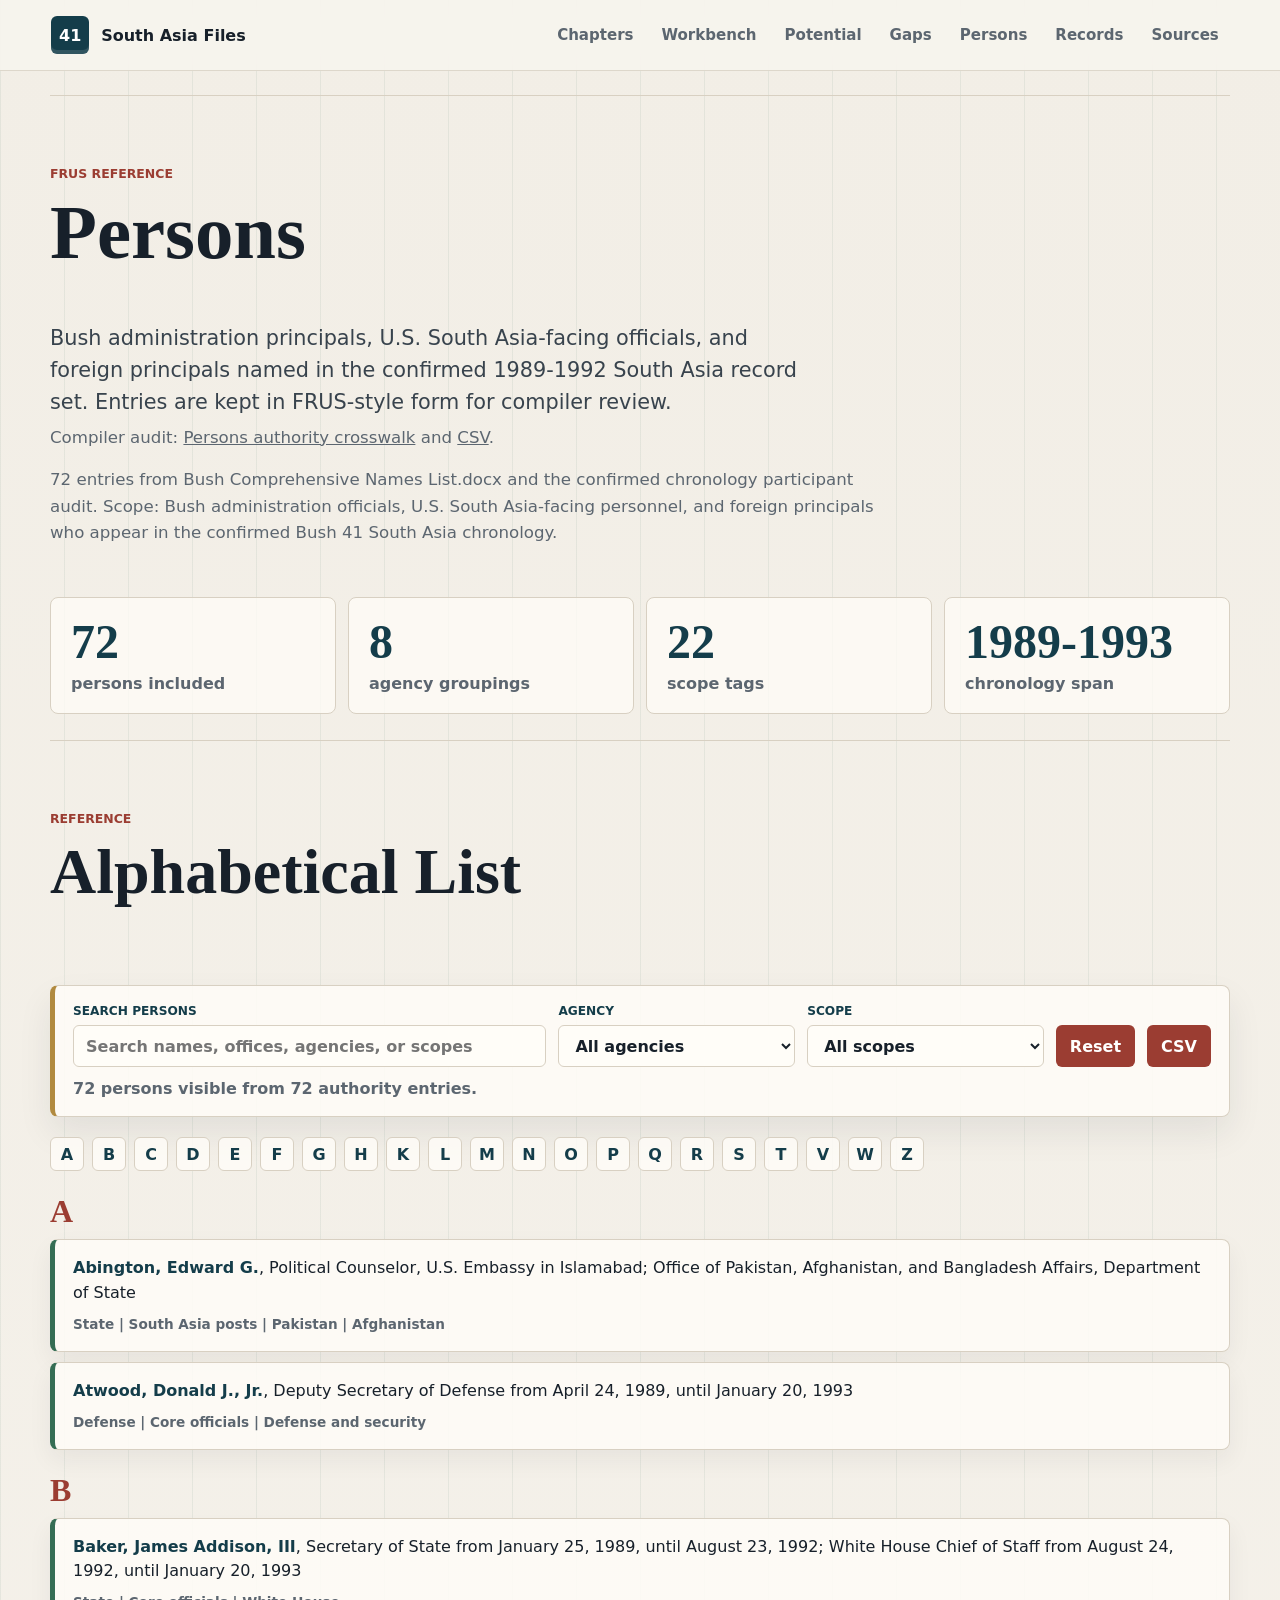
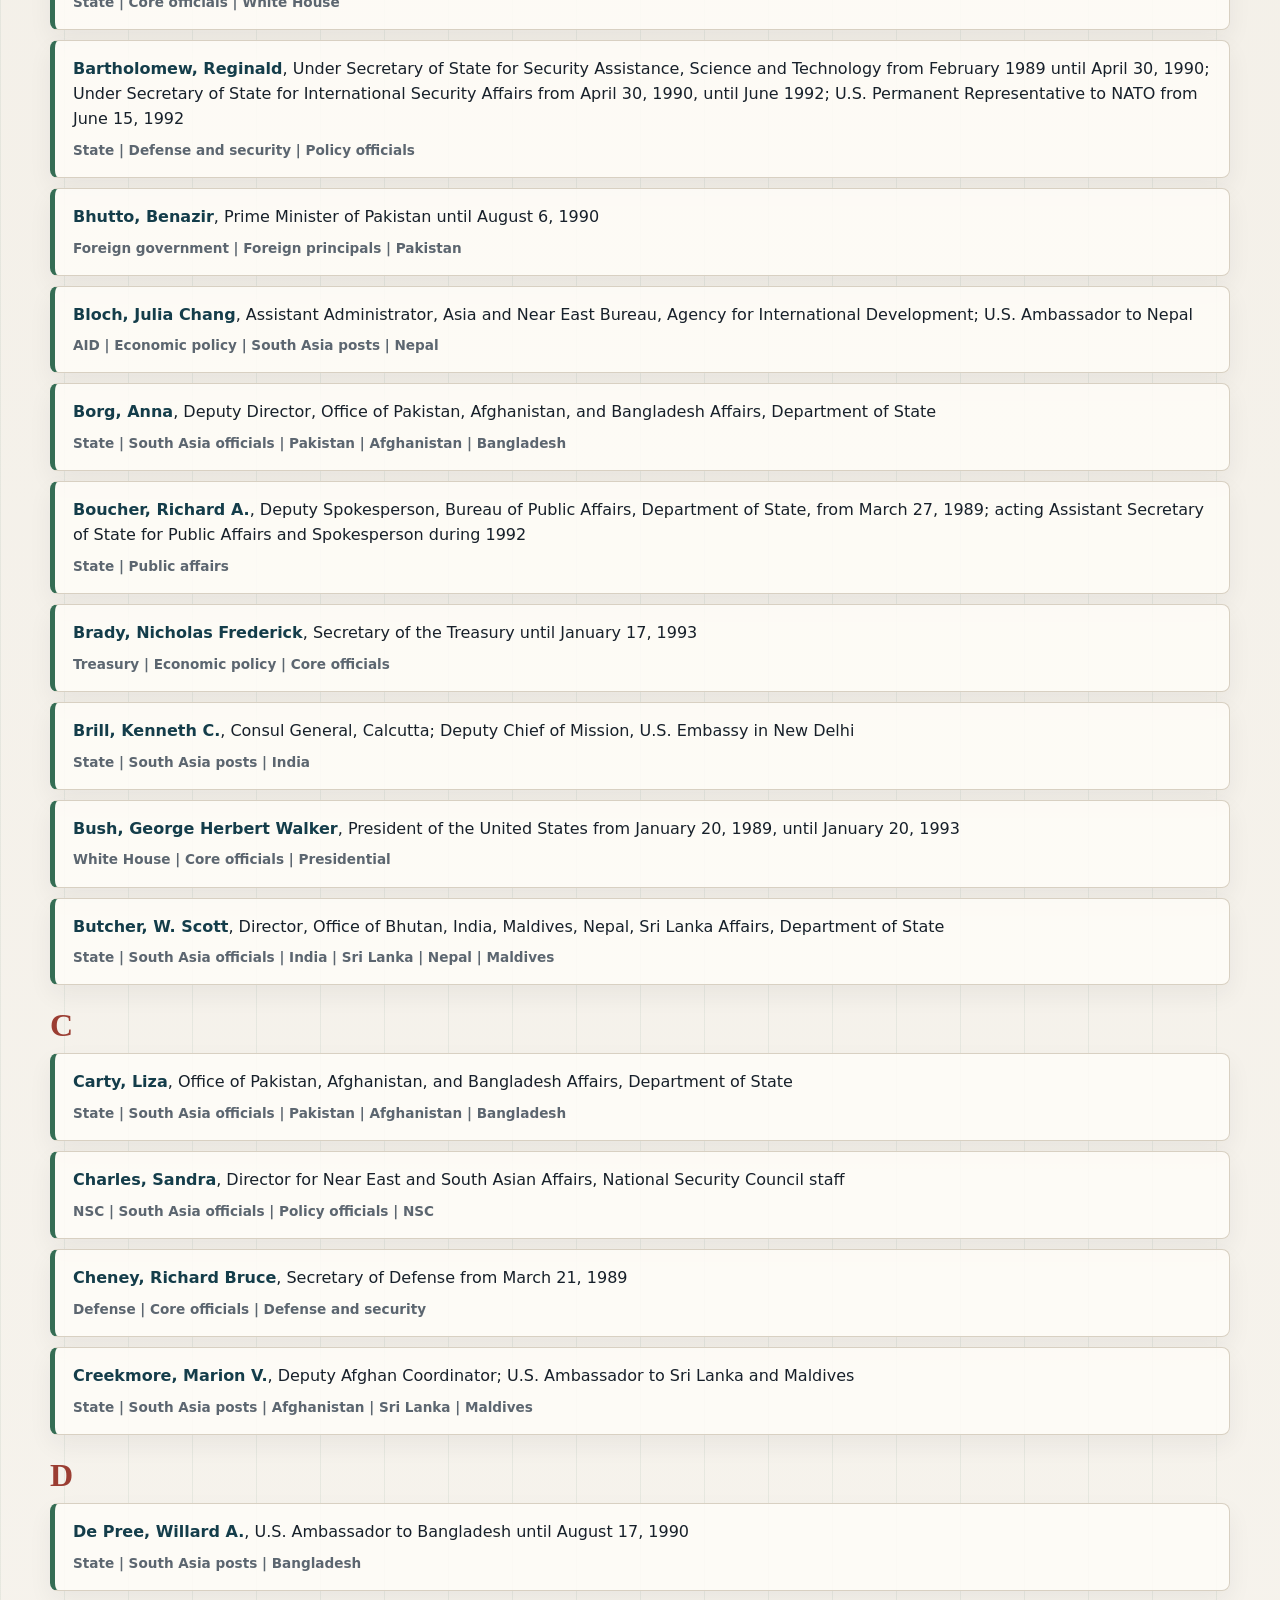
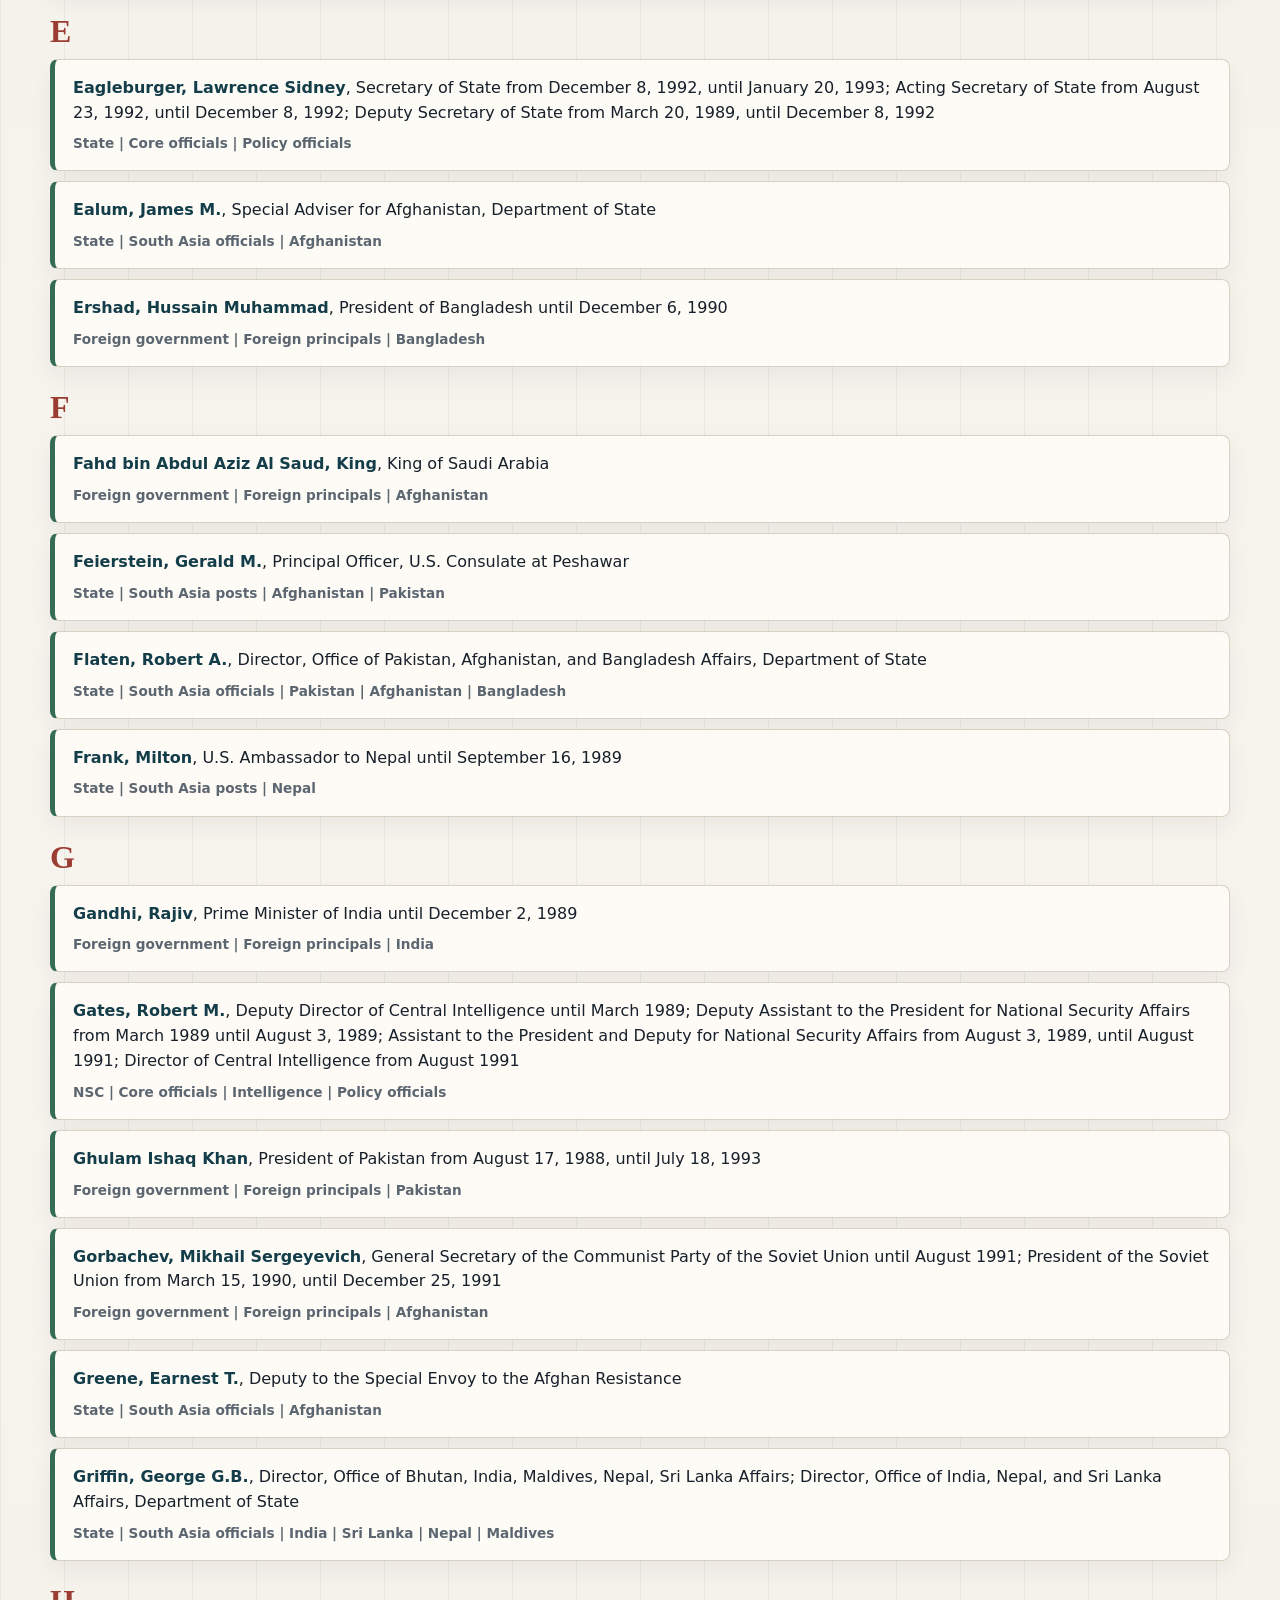
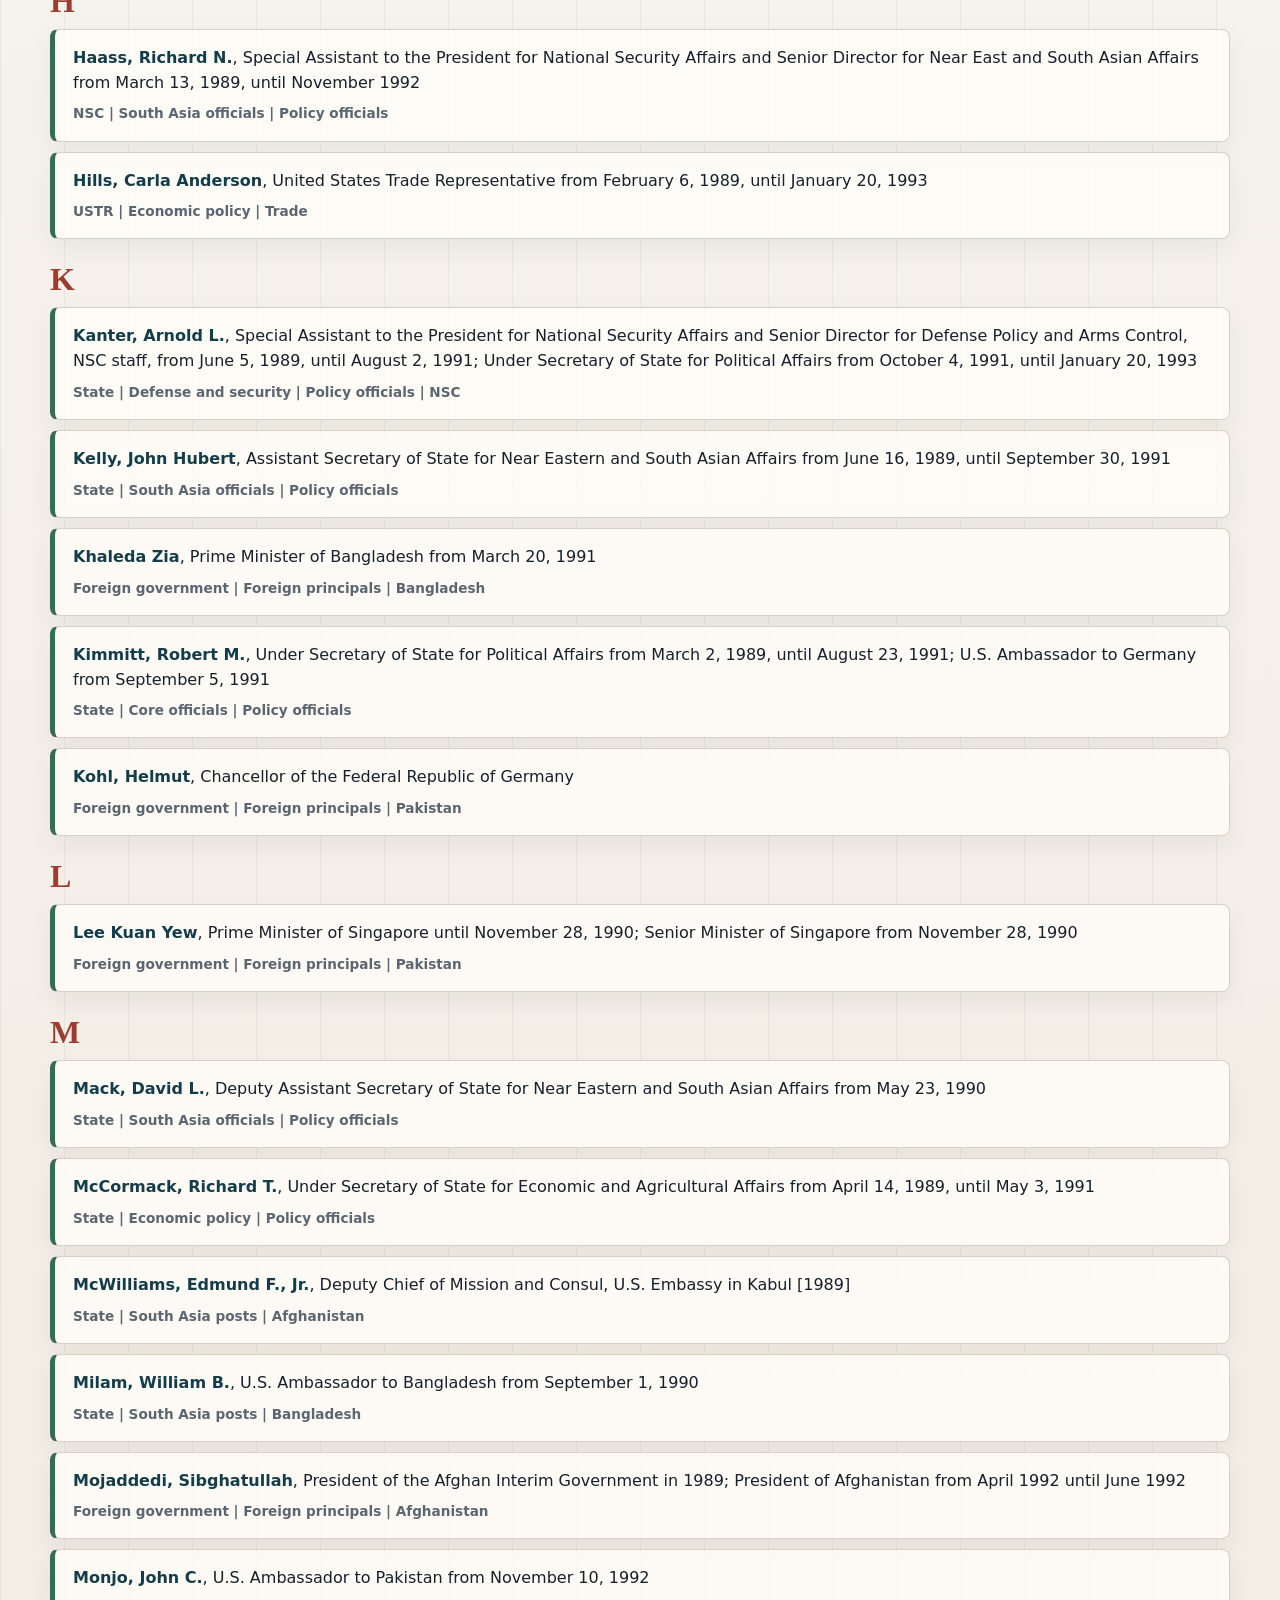
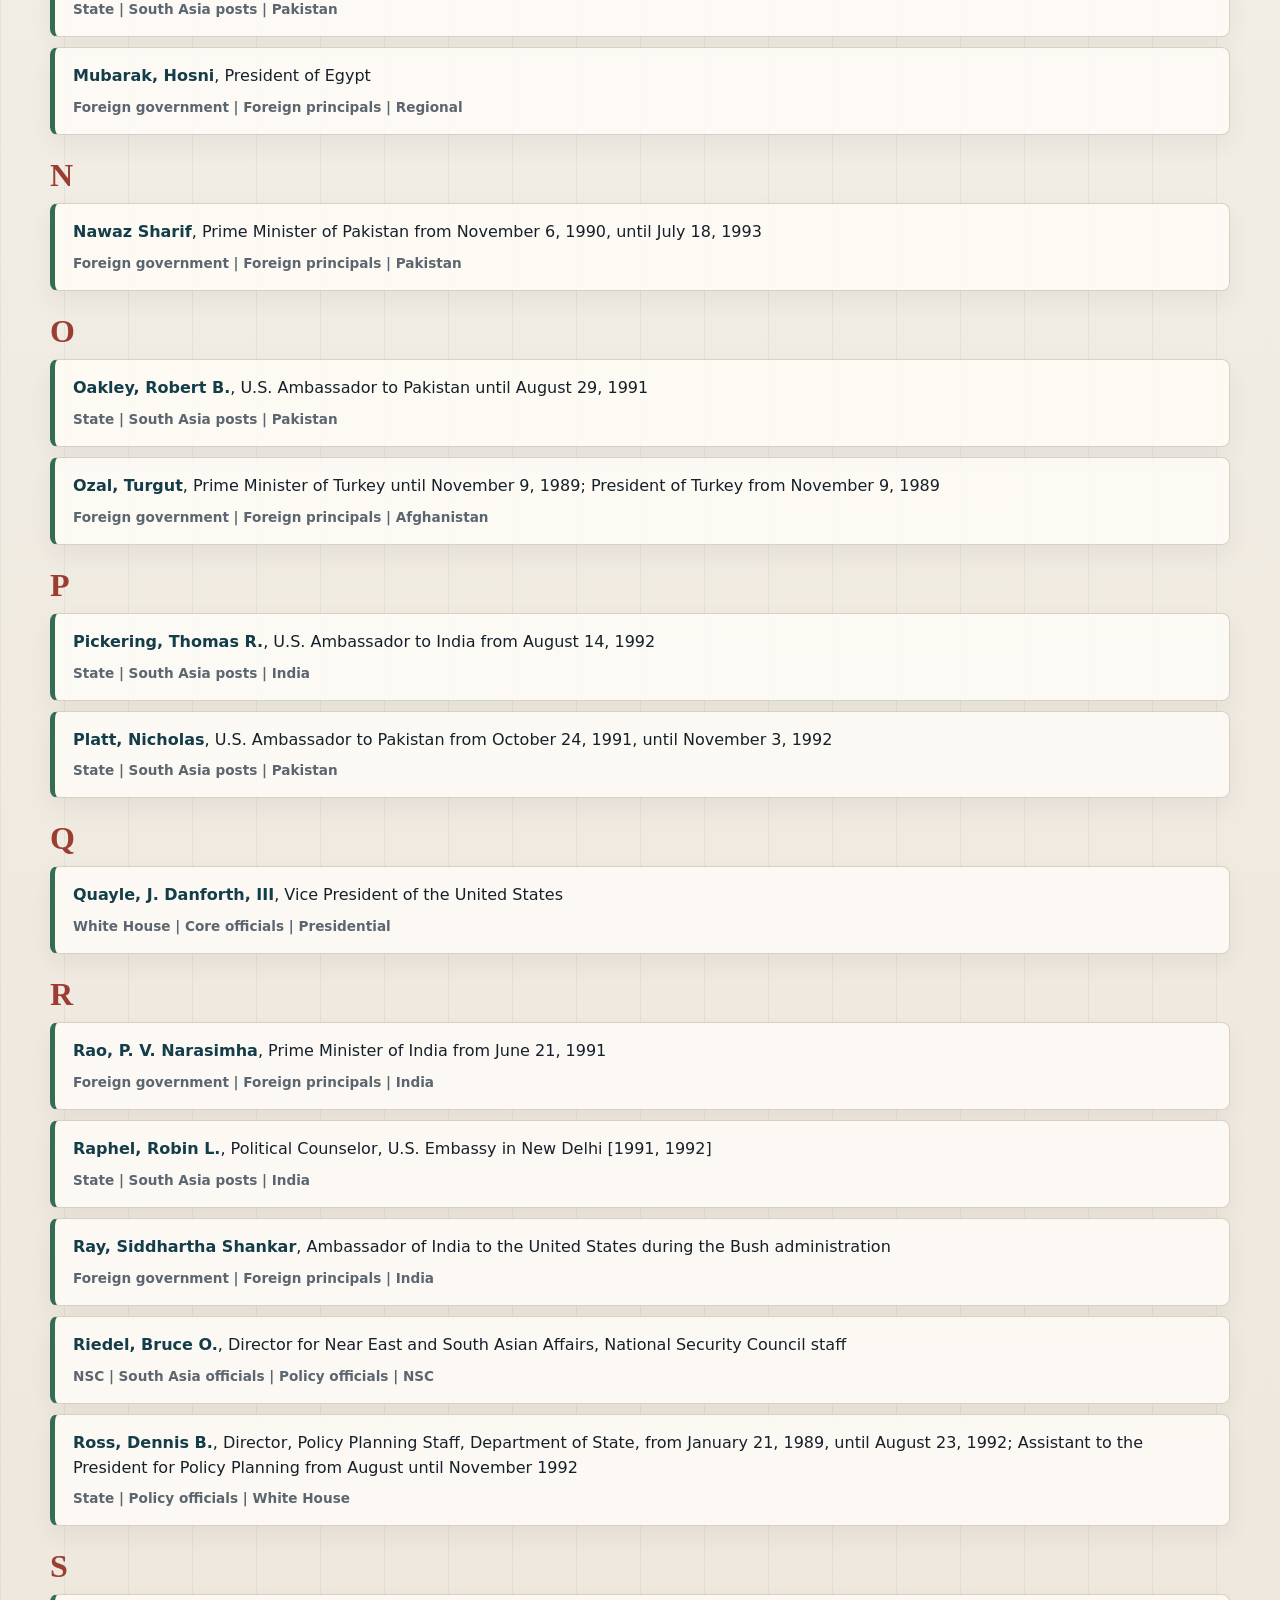
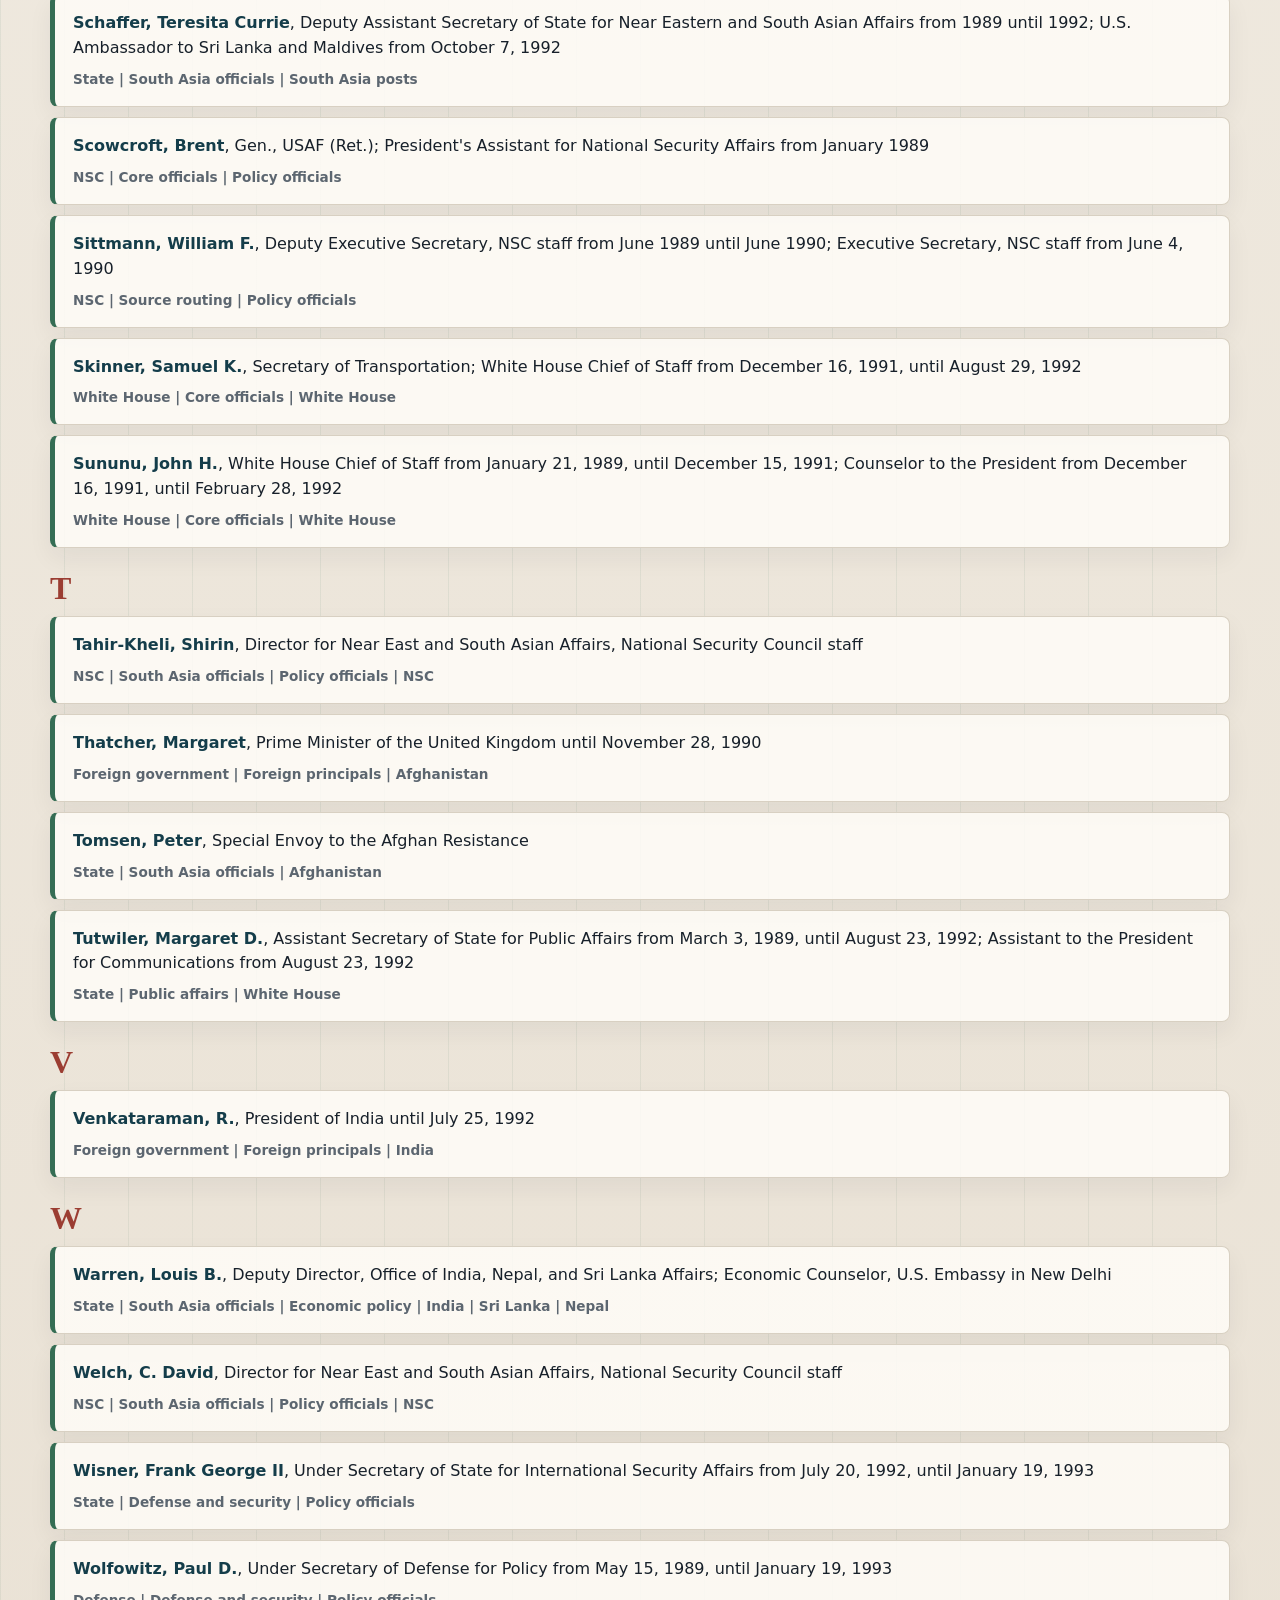
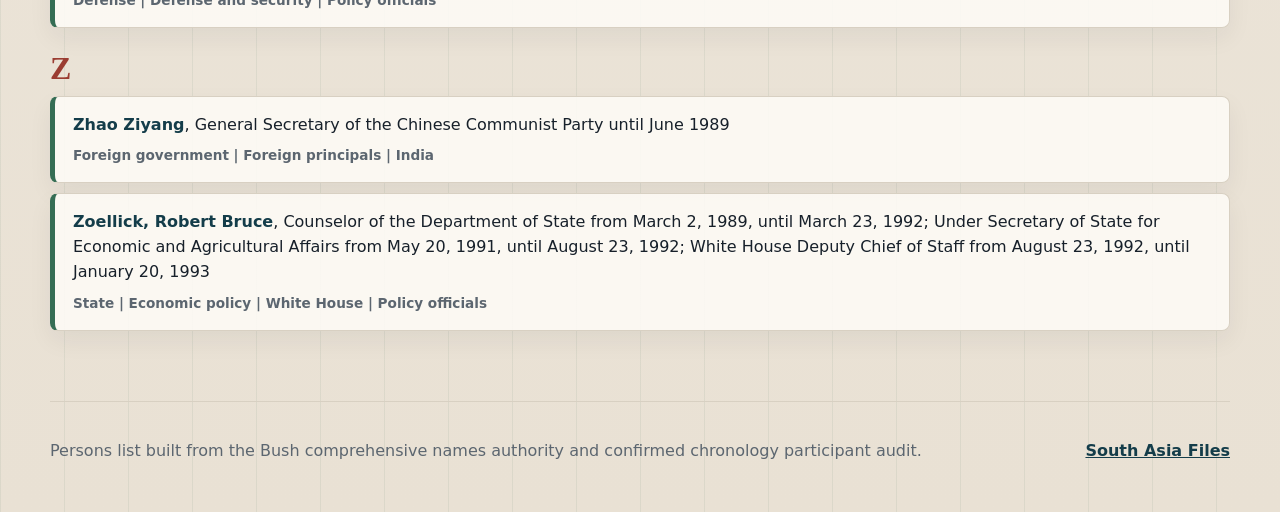
<file: persons.html>
<!DOCTYPE html>
<html lang="en">
  <head>
    <meta charset="UTF-8" />
    <meta name="viewport" content="width=device-width, initial-scale=1.0" />
    <title>Persons | Bush 41 South Asia Files</title>
    <meta
      name="description"
      content="FRUS-style persons authority list for the Bush 41 South Asia files."
    />
    <link rel="stylesheet" href="styles.css" />
  </head>
  <body>
    <header class="site-header">
      <a class="brand" href="index.html#top" aria-label="Bush 41 South Asia files home">
        <span class="brand-mark">41</span>
        <span>South Asia Files</span>
      </a>
      <nav aria-label="Primary navigation">
        <a href="index.html#chapters">Chapters</a>
        <a href="index.html#workbench">Workbench</a>
        <a href="index.html#potential">Potential</a>
        <a href="index.html#gaps">Gaps</a>
        <a aria-current="page" href="persons.html">Persons</a>
        <a href="index.html#records">Records</a>
        <a href="index.html#sources">Sources</a>
      </nav>
    </header>

    <main id="top" class="persons-page">
      <section class="section persons-hero" aria-labelledby="persons-title">
        <div class="section-heading">
          <div>
            <p class="kicker">FRUS Reference</p>
            <h1 id="persons-title">Persons</h1>
          </div>
        </div>
        <p class="lede persons-lede">
          Bush administration principals, U.S. South Asia-facing officials, and
          foreign principals named in the confirmed 1989-1992 South Asia record
          set. Entries are kept in FRUS-style form for compiler review.
        </p>
        <p class="records-intro">
          Compiler audit:
          <a href="reports/compiler-persons-authority.md?v=persons-20260601">Persons authority crosswalk</a>
          and
          <a href="reports/compiler-persons-authority.csv?v=persons-20260601">CSV</a>.
        </p>
        <p id="persons-build-note" class="records-intro">
          Loading persons authority data...
        </p>
      </section>

      <section id="persons-stats" class="stats persons-stats" aria-label="Persons list summary">
        <div>
          <span>Loading</span>
          <p>persons included</p>
        </div>
      </section>

      <section class="section persons-index" aria-labelledby="persons-index-title">
        <div class="section-heading">
          <div>
            <p class="kicker">Reference</p>
            <h2 id="persons-index-title">Alphabetical List</h2>
          </div>
        </div>
        <div class="records-tools persons-tools" aria-label="Search and filter persons">
          <label class="search-field">
            <span>Search persons</span>
            <input id="person-search" type="search" placeholder="Search names, offices, agencies, or scopes" />
          </label>
          <label>
            <span>Agency</span>
            <select id="person-agency-filter"></select>
          </label>
          <label>
            <span>Scope</span>
            <select id="person-category-filter"></select>
          </label>
          <button id="clear-person-filters" type="button">Reset</button>
          <button id="export-persons" type="button">CSV</button>
          <p id="person-summary" class="records-summary">Loading persons...</p>
        </div>
        <div id="persons-alpha" class="persons-alpha" aria-label="Persons alphabet navigation"></div>
        <div id="persons-root" class="persons-root" aria-live="polite">
          <p class="loading">Loading persons list...</p>
        </div>
      </section>
    </main>

    <footer>
      <p>Persons list built from the Bush comprehensive names authority and confirmed chronology participant audit.</p>
      <a href="index.html#top">South Asia Files</a>
    </footer>

    <script src="data/persons.js"></script>
    <script src="persons.js"></script>
  </body>
</html>
</file>
<file: styles.css>
:root {
  color-scheme: light;
  --ink: #17202a;
  --muted: #5c6670;
  --paper: #f7f4ee;
  --panel: #fffdf8;
  --line: #d8d0c2;
  --navy: #143d4a;
  --red: #9b3d32;
  --gold: #b18a3f;
  --green: #356d54;
  --shadow: 0 24px 70px rgba(28, 37, 47, 0.12);
  font-family:
    Inter, ui-sans-serif, system-ui, -apple-system, BlinkMacSystemFont, "Segoe UI",
    sans-serif;
}

* {
  box-sizing: border-box;
}

html {
  scroll-behavior: smooth;
}

body {
  margin: 0;
  min-height: 100vh;
  color: var(--ink);
  background:
    linear-gradient(90deg, rgba(53, 109, 84, 0.08) 0 1px, transparent 1px 100%),
    linear-gradient(180deg, #f2eee6 0%, var(--paper) 42%, #e9e1d4 100%);
  background-size: 64px 64px, auto;
  text-rendering: optimizeLegibility;
}

a {
  color: inherit;
}

.site-header {
  position: sticky;
  top: 0;
  z-index: 10;
  display: flex;
  align-items: center;
  justify-content: space-between;
  gap: 24px;
  padding: 16px clamp(18px, 4vw, 56px);
  background: rgba(247, 244, 238, 0.9);
  border-bottom: 1px solid rgba(216, 208, 194, 0.8);
  backdrop-filter: blur(16px);
}

.brand {
  display: inline-flex;
  align-items: center;
  gap: 12px;
  text-decoration: none;
  font-weight: 800;
}

.brand-mark {
  display: grid;
  width: 38px;
  height: 38px;
  place-items: center;
  color: white;
  background: var(--navy);
  border-radius: 6px;
  box-shadow: inset 0 -4px 0 rgba(255, 255, 255, 0.12);
}

nav {
  display: flex;
  flex-wrap: wrap;
  gap: 8px;
  justify-content: flex-end;
}

nav a {
  padding: 8px 10px;
  color: var(--muted);
  font-size: 0.94rem;
  font-weight: 700;
  text-decoration: none;
  border-radius: 6px;
}

nav a:hover,
nav a:focus-visible {
  color: var(--ink);
  background: rgba(24, 59, 91, 0.08);
  outline: none;
}

main {
  width: min(1180px, calc(100% - 36px));
  margin: 0 auto;
}

.hero {
  display: grid;
  grid-template-columns: minmax(0, 1.32fr) minmax(280px, 0.68fr);
  gap: clamp(24px, 5vw, 72px);
  align-items: stretch;
  min-height: min(650px, calc(100vh - 130px));
  padding: clamp(32px, 5vw, 58px) 0 20px;
}

.stats {
  display: grid;
  grid-template-columns: repeat(4, minmax(0, 1fr));
  gap: 12px;
  padding: 0 0 42px;
}

.stats div {
  padding: 20px;
  background: rgba(255, 253, 248, 0.76);
  border: 1px solid var(--line);
  border-radius: 8px;
}

.stats span {
  display: block;
  color: var(--navy);
  font-family: Georgia, "Times New Roman", serif;
  font-size: clamp(1.9rem, 4vw, 3rem);
  font-weight: 800;
  line-height: 1;
}

.stats p {
  margin: 8px 0 0;
  color: var(--muted);
  font-weight: 800;
}

.hero-copy {
  align-self: center;
}

.kicker {
  margin: 0 0 14px;
  color: var(--red);
  font-size: 0.78rem;
  font-weight: 900;
  letter-spacing: 0;
  text-transform: uppercase;
}

h1,
h2,
h3,
p {
  margin-top: 0;
}

h1 {
  max-width: 850px;
  margin-bottom: 22px;
  font-family: Georgia, "Times New Roman", serif;
  font-size: clamp(2.8rem, 6vw, 5.15rem);
  line-height: 1;
  letter-spacing: 0;
}

.lede {
  max-width: 760px;
  color: #38434d;
  font-size: clamp(1.08rem, 1.8vw, 1.3rem);
  line-height: 1.55;
}

.hero-actions {
  display: flex;
  flex-wrap: wrap;
  gap: 12px;
  margin-top: 26px;
}

.button {
  display: inline-flex;
  align-items: center;
  min-height: 46px;
  padding: 0 18px;
  font-weight: 800;
  text-decoration: none;
  border: 1px solid var(--navy);
  border-radius: 6px;
  transition:
    background 160ms ease,
    box-shadow 160ms ease,
    transform 160ms ease;
}

.button:hover,
.button:focus-visible {
  box-shadow: 0 14px 28px rgba(20, 61, 74, 0.16);
  outline: none;
  transform: translateY(-1px);
}

.button.primary {
  color: white;
  background: var(--navy);
}

.button.secondary {
  color: var(--navy);
  background: rgba(255, 253, 248, 0.64);
}

.brief {
  align-self: center;
  padding: 28px;
  background: var(--panel);
  border: 1px solid var(--line);
  border-top: 5px solid var(--gold);
  border-radius: 8px;
  box-shadow: var(--shadow);
}

.visual-brief {
  display: grid;
  gap: 22px;
}

.archive-map {
  display: block;
  width: 100%;
  height: auto;
  border: 1px solid var(--line);
  border-radius: 8px;
  background: #efe7d8;
}

.brief-label,
.record-type {
  margin-bottom: 18px;
  color: var(--navy);
  font-size: 0.82rem;
  font-weight: 900;
  letter-spacing: 0;
  text-transform: uppercase;
}

dl,
dd {
  margin: 0;
}

.brief dl {
  display: grid;
  grid-template-columns: repeat(2, minmax(0, 1fr));
  gap: 16px;
}

dt {
  color: var(--muted);
  font-size: 0.78rem;
  font-weight: 800;
  letter-spacing: 0;
  text-transform: uppercase;
}

dd {
  margin-top: 4px;
  font-family: Georgia, "Times New Roman", serif;
  font-size: 1.14rem;
}

.section {
  padding: 70px 0;
  border-top: 1px solid var(--line);
}

.records-section {
  padding-top: clamp(32px, 5vw, 58px);
  border-top: 0;
}

.section-heading {
  display: flex;
  align-items: end;
  justify-content: space-between;
  gap: 24px;
  margin-bottom: 28px;
}

.section-link {
  flex: none;
  min-height: 40px;
  padding: 10px 13px;
  color: var(--navy);
  font-size: 0.84rem;
  font-weight: 900;
  text-decoration: none;
  background: rgba(255, 253, 248, 0.74);
  border: 1px solid var(--line);
  border-radius: 6px;
}

.section-link:hover,
.section-link:focus-visible {
  color: white;
  background: var(--navy);
  outline: none;
}

h2 {
  max-width: 720px;
  font-family: Georgia, "Times New Roman", serif;
  font-size: clamp(2.2rem, 5vw, 4rem);
  line-height: 1;
}

.feature-grid,
.chapter-grid {
  display: grid;
  grid-template-columns: repeat(4, minmax(0, 1fr));
  gap: 14px;
}

article,
.chapter-card {
  background: var(--panel);
  border: 1px solid var(--line);
  border-radius: 8px;
  box-shadow: 0 12px 28px rgba(28, 37, 47, 0.08);
}

article,
.chapter-card {
  min-height: 260px;
  padding: 22px;
}

.workbench-grid {
  display: grid;
  grid-template-columns: minmax(0, 1fr) minmax(300px, 0.78fr);
  gap: 14px;
}

.workbench-panel {
  min-height: auto;
  padding: 22px;
  background: rgba(255, 253, 248, 0.86);
  border: 1px solid var(--line);
  border-radius: 8px;
  box-shadow: 0 14px 32px rgba(28, 37, 47, 0.08);
}

.workbench-panel-wide {
  grid-column: 1 / -1;
}

.metric-list {
  display: grid;
  grid-template-columns: repeat(4, minmax(0, 1fr));
  gap: 12px;
  margin: 0 0 18px;
}

.metric-list div {
  padding: 16px;
  background: rgba(20, 61, 74, 0.06);
  border: 1px solid rgba(20, 61, 74, 0.1);
  border-radius: 8px;
}

.metric-list dd {
  color: var(--navy);
  font-size: clamp(1.15rem, 2.2vw, 1.7rem);
  line-height: 1.15;
}

.workbench-panel p {
  margin: 0;
  color: var(--muted);
  line-height: 1.6;
}

.panel-title-row {
  display: flex;
  gap: 12px;
  align-items: center;
  justify-content: space-between;
  margin-bottom: 12px;
}

.panel-title-row h3 {
  margin: 0;
}

.panel-title-row a {
  color: var(--red);
  font-size: 0.82rem;
  font-weight: 900;
  text-decoration: none;
}

.panel-link-group {
  display: flex;
  flex-wrap: wrap;
  gap: 10px;
  justify-content: flex-end;
}

.chapter-docket,
.priority-list,
.decision-cockpit-list,
.lane-list,
.export-list {
  display: grid;
  gap: 10px;
}

.priority-list,
.decision-cockpit-list {
  margin: 0;
  padding: 0;
  list-style: none;
}

.priority-list li {
  display: grid;
  gap: 6px;
  padding: 12px;
  color: var(--muted);
  line-height: 1.45;
  background: rgba(20, 61, 74, 0.045);
  border: 1px solid rgba(20, 61, 74, 0.1);
  border-radius: 8px;
}

.priority-type {
  width: fit-content;
  padding: 2px 7px;
  color: var(--red);
  font-size: 0.68rem;
  font-weight: 900;
  letter-spacing: 0;
  text-transform: uppercase;
  background: rgba(129, 28, 42, 0.08);
  border-radius: 999px;
}

.priority-list button {
  padding: 0;
  color: var(--navy);
  font: inherit;
  font-weight: 800;
  text-align: left;
  text-decoration: underline;
  text-decoration-color: rgba(20, 61, 74, 0.28);
  text-decoration-thickness: 2px;
  text-underline-offset: 4px;
  background: none;
  border: 0;
  cursor: pointer;
}

.priority-detail {
  color: var(--muted);
  font-size: 0.88rem;
}

.decision-cockpit-list {
  grid-template-columns: repeat(2, minmax(0, 1fr));
}

.decision-cockpit-item {
  display: grid;
  gap: 8px;
  min-height: 176px;
  padding: 14px;
  background: rgba(20, 61, 74, 0.045);
  border: 1px solid rgba(20, 61, 74, 0.11);
  border-left: 4px solid var(--navy);
  border-radius: 8px;
}

.decision-cockpit-item.priority-critical {
  border-left-color: var(--red);
}

.decision-cockpit-item.priority-high {
  border-left-color: #7d5f16;
}

.decision-cockpit-meta {
  color: var(--red);
  font-size: 0.68rem;
  font-weight: 900;
  letter-spacing: 0;
  text-transform: uppercase;
}

.decision-cockpit-item button {
  padding: 0;
  color: var(--navy);
  font: inherit;
  font-weight: 900;
  text-align: left;
  background: transparent;
  border: 0;
  cursor: pointer;
}

.decision-cockpit-item p,
.decision-cockpit-action {
  color: var(--muted);
  font-size: 0.88rem;
  line-height: 1.45;
}

.decision-cockpit-action {
  display: block;
}

.priority-list button:hover,
.priority-list button:focus-visible,
.decision-cockpit-item button:hover,
.decision-cockpit-item button:focus-visible {
  color: var(--red);
  outline: none;
}

.first-day-actions {
  display: grid;
  gap: 14px;
}

.first-day-metrics {
  display: grid;
  grid-template-columns: repeat(3, minmax(0, 1fr));
  gap: 10px;
}

.first-day-metrics .compiler-card {
  min-height: auto;
  padding: 14px;
}

.first-day-phases {
  display: flex;
  flex-wrap: wrap;
  gap: 8px;
}

.first-day-phases .data-chip.is-active {
  color: white;
  background: var(--navy);
}

.first-day-phases .data-chip.is-active .chip-count {
  color: white;
}

.first-day-action-list {
  display: grid;
  grid-template-columns: repeat(2, minmax(0, 1fr));
  gap: 10px;
  margin: 0;
  padding: 0;
  list-style: none;
}

.first-day-action {
  display: grid;
  gap: 7px;
  min-height: auto;
  padding: 14px;
  background: rgba(20, 61, 74, 0.045);
  border: 1px solid rgba(20, 61, 74, 0.11);
  border-left: 4px solid var(--navy);
  border-radius: 8px;
}

.first-day-action.priority-critical {
  border-left-color: var(--red);
}

.first-day-action.priority-high {
  border-left-color: #7d5f16;
}

.first-day-action-meta {
  color: var(--red);
  font-size: 0.68rem;
  font-weight: 900;
  text-transform: uppercase;
}

.first-day-action-title {
  color: var(--navy);
  font-family: Georgia, "Times New Roman", serif;
  font-size: 1rem;
  font-weight: 900;
  line-height: 1.3;
  text-decoration: none;
}

.first-day-action-title:hover,
.first-day-action-title:focus-visible {
  color: var(--red);
  outline: none;
}

.first-day-action p {
  margin: 0;
  color: var(--muted);
  font-size: 0.88rem;
  line-height: 1.45;
}

.first-day-action-done {
  color: var(--ink);
  font-size: 0.82rem;
  line-height: 1.4;
}

.source-note-finalization {
  display: grid;
  gap: 14px;
}

.source-note-metrics {
  display: grid;
  grid-template-columns: repeat(4, minmax(0, 1fr));
  gap: 10px;
}

.source-note-metrics .compiler-card {
  min-height: auto;
  padding: 14px;
}

.source-note-lanes {
  display: flex;
  flex-wrap: wrap;
  gap: 8px;
}

.source-note-lanes .data-chip.is-active {
  color: white;
  background: var(--navy);
}

.source-note-lanes .data-chip.is-active .chip-count {
  color: white;
}

.source-note-list {
  display: grid;
  grid-template-columns: repeat(2, minmax(0, 1fr));
  gap: 10px;
  margin: 0;
  padding: 0;
  list-style: none;
}

.source-note-item {
  display: grid;
  gap: 8px;
  min-height: auto;
  padding: 14px;
  background: rgba(255, 253, 248, 0.86);
  border: 1px solid rgba(20, 61, 74, 0.12);
  border-left: 4px solid var(--green);
  border-radius: 8px;
}

.source-note-meta {
  color: var(--red);
  font-size: 0.68rem;
  font-weight: 900;
  text-transform: uppercase;
}

.source-note-title {
  color: var(--navy);
  font-family: Georgia, "Times New Roman", serif;
  font-size: 1rem;
  font-weight: 900;
  line-height: 1.3;
  text-decoration: none;
}

.source-note-title:hover,
.source-note-title:focus-visible {
  color: var(--red);
  outline: none;
}

.source-note-task,
.source-note-marker,
.source-note-target {
  margin: 0;
  font-size: 0.86rem;
  line-height: 1.45;
}

.source-note-task {
  color: var(--muted);
}

.source-note-target {
  padding: 10px 12px;
  color: var(--ink);
  background: rgba(20, 61, 74, 0.055);
  border: 1px solid rgba(20, 61, 74, 0.11);
  border-radius: 6px;
}

.source-note-target span {
  display: block;
  margin-bottom: 5px;
  color: var(--navy);
  font-size: 0.68rem;
  font-weight: 900;
  text-transform: uppercase;
}

.source-note-marker {
  color: var(--ink);
  font-weight: 800;
}

.source-note-actions {
  display: flex;
  flex-wrap: wrap;
  gap: 8px;
}

.source-note-copy {
  min-height: 34px;
  padding: 0 10px;
  color: var(--navy);
  font: inherit;
  font-size: 0.78rem;
  font-weight: 900;
  background: #fffdf8;
  border: 1px solid var(--line);
  border-radius: 6px;
  cursor: pointer;
}

.source-note-copy:hover,
.source-note-copy:focus-visible {
  color: white;
  background: var(--navy);
  outline: none;
}

.source-note-copy:disabled {
  cursor: not-allowed;
  opacity: 0.55;
}

.source-note-copy[data-copied="true"] {
  color: white;
  background: var(--green);
}

.source-note-copy[data-copied="false"] {
  color: white;
  background: var(--red);
}

.export-list {
  grid-template-columns: repeat(auto-fit, minmax(130px, 1fr));
}

.export-list a {
  display: flex;
  min-height: 44px;
  align-items: center;
  justify-content: center;
  padding: 0 12px;
  color: var(--navy);
  font-weight: 900;
  text-align: center;
  text-decoration: none;
  background: rgba(20, 61, 74, 0.06);
  border: 1px solid rgba(20, 61, 74, 0.12);
  border-radius: 8px;
}

.export-list a:hover,
.export-list a:focus-visible {
  color: white;
  background: var(--navy);
  outline: none;
}

.docket-button {
  display: grid;
  grid-template-columns: minmax(0, 1fr) auto;
  gap: 10px;
  align-items: center;
  width: 100%;
  padding: 13px;
  color: var(--ink);
  font: inherit;
  text-align: left;
  background: rgba(255, 253, 248, 0.72);
  border: 1px solid var(--line);
  border-radius: 8px;
  cursor: pointer;
}

.docket-button strong,
.docket-button span {
  position: relative;
  z-index: 1;
}

.docket-button strong {
  color: var(--navy);
}

.docket-button span {
  color: var(--muted);
  font-size: 0.82rem;
  font-weight: 900;
}

.docket-meter {
  grid-column: 1 / -1;
  height: 8px;
  overflow: hidden;
  background: rgba(20, 61, 74, 0.08);
  border-radius: 999px;
}

.docket-meter i {
  display: block;
  height: 100%;
  background: linear-gradient(90deg, var(--red), var(--gold), var(--green));
  border-radius: inherit;
}

.docket-button:hover,
.docket-button:focus-visible {
  border-color: rgba(20, 61, 74, 0.38);
  outline: none;
}

.lane-list {
  grid-template-columns: repeat(4, minmax(0, 1fr));
}

.data-chip {
  min-height: 42px;
  padding: 0 12px;
  color: var(--navy);
  font: inherit;
  font-size: 0.88rem;
  font-weight: 900;
  text-align: left;
  background: rgba(20, 61, 74, 0.08);
  border: 1px solid rgba(20, 61, 74, 0.12);
  border-radius: 6px;
  cursor: pointer;
}

.data-chip:hover,
.data-chip:focus-visible {
  color: white;
  background: var(--navy);
  outline: none;
}

.data-chip .chip-count {
  color: var(--red);
  font-weight: 900;
}

.data-chip:hover .chip-count,
.data-chip:focus-visible .chip-count {
  color: white;
}

.chapter-card {
  display: flex;
  flex-direction: column;
  color: inherit;
  text-decoration: none;
  transition:
    border-color 160ms ease,
    box-shadow 160ms ease,
    transform 160ms ease;
}

.chapter-card:hover,
.chapter-card:focus-visible {
  border-color: rgba(24, 59, 91, 0.48);
  box-shadow: 0 18px 34px rgba(28, 37, 47, 0.13);
  outline: none;
  transform: translateY(-2px);
}

h3 {
  margin-bottom: 12px;
  color: var(--navy);
  font-size: 1.25rem;
}

.chapter-number {
  margin-bottom: 14px;
  color: var(--red);
  font-size: 0.78rem;
  font-weight: 900;
  letter-spacing: 0;
  text-transform: uppercase;
}

.chapter-count {
  margin-bottom: 14px;
  color: var(--navy);
  font-weight: 900;
}

.chapter-action {
  display: inline-flex;
  align-items: center;
  width: fit-content;
  min-height: 34px;
  margin-top: auto;
  padding: 0 11px;
  color: white;
  font-size: 0.82rem;
  font-weight: 900;
  background: var(--navy);
  border-radius: 6px;
}

article p,
.chapter-card p,
.timeline span,
footer {
  color: var(--muted);
  line-height: 1.6;
}

.browse-layout {
  display: grid;
  grid-template-columns: minmax(0, 1fr) minmax(280px, 0.48fr);
  gap: 18px;
}

.browse-root {
  display: grid;
  grid-template-columns: repeat(2, minmax(0, 1fr));
  gap: 12px;
}

.browse-panel {
  display: grid;
  align-content: start;
  gap: 10px;
  min-height: 188px;
  padding: 18px;
  background: rgba(255, 253, 248, 0.82);
  border: 1px solid var(--line);
  border-radius: 8px;
  box-shadow: 0 12px 28px rgba(28, 37, 47, 0.07);
}

.browse-panel h3 {
  margin-bottom: 2px;
}

.browse-panel p {
  margin: 0;
  color: var(--muted);
  font-size: 0.9rem;
  line-height: 1.5;
}

.chip-list {
  display: flex;
  flex-wrap: wrap;
  gap: 8px;
}

.chip-list .data-chip {
  min-height: 34px;
  padding: 0 10px;
  font-size: 0.8rem;
  background: rgba(255, 253, 248, 0.78);
}

.facet-list {
  display: grid;
  align-self: start;
  gap: 8px;
}

.facet-list a {
  padding: 13px 14px;
  color: var(--navy);
  font-weight: 800;
  text-decoration: none;
  background: rgba(255, 253, 248, 0.72);
  border: 1px solid var(--line);
  border-radius: 8px;
}

.facet-list a:hover,
.facet-list a:focus-visible {
  border-color: rgba(24, 59, 91, 0.36);
  outline: none;
}

.browse-note {
  padding: 22px;
  background: rgba(255, 253, 248, 0.72);
  border: 1px solid var(--line);
  border-radius: 8px;
}

.records-root {
  display: grid;
  gap: 34px;
}

.records-intro {
  max-width: 840px;
  margin: -12px 0 28px;
  color: var(--muted);
  font-size: 1.04rem;
  line-height: 1.6;
}

.method-note {
  display: grid;
  gap: 12px;
  margin: 0 0 24px;
  padding: 16px 18px;
  background: rgba(255, 253, 248, 0.68);
  border: 1px solid rgba(20, 61, 74, 0.12);
  border-left: 4px solid var(--green);
  border-radius: 8px;
}

.method-note-eyebrow {
  margin: 0;
  color: var(--green);
  font-size: 0.72rem;
  font-weight: 900;
  text-transform: uppercase;
}

.method-note-grid {
  display: grid;
  grid-template-columns: repeat(3, minmax(0, 1fr));
  gap: 14px;
}

.method-note-grid div {
  display: grid;
  gap: 5px;
}

.method-note-grid strong {
  color: var(--ink);
  font-size: 0.94rem;
}

.method-note-grid span {
  color: var(--muted);
  font-size: 0.9rem;
  line-height: 1.48;
}

.chronology-lead {
  display: grid;
  gap: 14px;
  margin: 0 0 24px;
}

.chronology-lead-heading {
  display: grid;
  grid-template-columns: minmax(260px, 0.56fr) minmax(0, 1fr);
  gap: 18px;
  align-items: end;
  padding-bottom: 14px;
  border-bottom: 2px solid var(--navy);
}

.chronology-lead-heading h2 {
  margin: 0;
  font-size: clamp(1.8rem, 3.8vw, 3rem);
}

.chronology-lead-heading p,
.chronology-chapters {
  margin: 0;
  color: var(--muted);
  line-height: 1.55;
}

.chronology-stats {
  display: grid;
  grid-template-columns: repeat(4, minmax(0, 1fr));
  gap: 10px;
}

.chronology-stat {
  min-height: auto;
  padding: 15px;
  background: rgba(255, 253, 248, 0.82);
  border-left: 5px solid var(--green);
  box-shadow: none;
}

.chronology-stat strong {
  display: block;
  color: var(--navy);
  font-family: Georgia, "Times New Roman", serif;
  font-size: clamp(1.2rem, 2.4vw, 1.8rem);
  line-height: 1.08;
}

.chronology-stat span {
  display: block;
  margin-top: 8px;
  color: var(--ink);
  font-size: 0.78rem;
  font-weight: 900;
  text-transform: uppercase;
}

.chronology-stat p {
  margin: 6px 0 0;
  color: var(--muted);
  font-size: 0.86rem;
  line-height: 1.45;
}

.chronology-actions {
  display: flex;
  flex-wrap: wrap;
  gap: 8px;
}

.chronology-actions .data-chip {
  min-height: 36px;
  background: rgba(255, 253, 248, 0.78);
}

.chronology-chapters {
  font-size: 0.92rem;
  font-weight: 900;
}

.records-tools {
  display: grid;
  grid-template-columns: minmax(260px, 1.3fr) repeat(4, minmax(140px, 0.7fr)) auto;
  gap: 12px;
  align-items: end;
  margin-bottom: 28px;
  padding: 18px;
  background: rgba(255, 253, 248, 0.84);
  border: 1px solid var(--line);
  border-left: 5px solid var(--gold);
  border-radius: 8px;
  box-shadow: 0 16px 34px rgba(28, 37, 47, 0.08);
}

.records-tools label {
  display: grid;
  gap: 7px;
}

.records-tools label span {
  color: var(--navy);
  font-size: 0.76rem;
  font-weight: 900;
  letter-spacing: 0;
  text-transform: uppercase;
}

.records-tools input,
.records-tools select {
  width: 100%;
  min-height: 42px;
  padding: 0 12px;
  color: var(--ink);
  font: inherit;
  font-weight: 700;
  background: #fffdf8;
  border: 1px solid var(--line);
  border-radius: 6px;
}

.records-tools input:focus,
.records-tools select:focus {
  border-color: var(--navy);
  box-shadow: 0 0 0 3px rgba(20, 61, 74, 0.14);
  outline: none;
}

.records-tools button {
  min-height: 42px;
  padding: 0 14px;
  color: white;
  font: inherit;
  font-weight: 900;
  background: var(--red);
  border: 0;
  border-radius: 6px;
  cursor: pointer;
}

.records-summary {
  grid-column: 1 / -1;
  margin: 0;
  color: var(--muted);
  font-weight: 900;
}

.compiler-root {
  display: grid;
  grid-template-columns: minmax(0, 1fr) minmax(280px, 0.72fr);
  gap: 14px;
}

.potential-root,
.gaps-root {
  display: grid;
  gap: 26px;
}

.potential-metrics,
.gap-metrics {
  display: grid;
  grid-template-columns: repeat(4, minmax(0, 1fr));
  gap: 12px;
}

.potential-chapter {
  display: grid;
  gap: 12px;
  scroll-margin-top: 88px;
}

.potential-list {
  display: grid;
  grid-template-columns: repeat(2, minmax(0, 1fr));
  gap: 12px;
}

.potential-card {
  display: grid;
  gap: 10px;
  min-height: auto;
  padding: 18px;
  background: rgba(255, 253, 248, 0.82);
  border: 1px solid var(--line);
  border-left: 5px solid var(--green);
  border-radius: 8px;
  box-shadow: 0 12px 28px rgba(28, 37, 47, 0.07);
  scroll-margin-top: 88px;
}

.potential-card-header {
  display: flex;
  justify-content: space-between;
  gap: 14px;
  align-items: start;
}

.potential-card h4 {
  margin: 0;
  color: var(--ink);
  font-family: Georgia, "Times New Roman", serif;
  font-size: 1.12rem;
  line-height: 1.32;
}

.potential-card time {
  flex: none;
  color: var(--red);
  font-size: 0.82rem;
  font-weight: 900;
}

.potential-rationale {
  margin: 0;
  color: var(--muted);
  line-height: 1.55;
}

.potential-action {
  margin: 0;
  padding: 10px 12px;
  color: var(--ink);
  background: rgba(26, 94, 76, 0.08);
  border: 1px solid rgba(26, 94, 76, 0.18);
  border-radius: 6px;
  line-height: 1.45;
}

.gap-list {
  display: grid;
  grid-template-columns: repeat(2, minmax(0, 1fr));
  gap: 14px;
}

.gap-card {
  display: grid;
  gap: 12px;
  min-height: auto;
  padding: 18px;
  background: rgba(255, 253, 248, 0.86);
  border: 1px solid var(--line);
  border-left: 5px solid var(--gold);
  border-radius: 8px;
  box-shadow: 0 12px 28px rgba(28, 37, 47, 0.07);
  scroll-margin-top: 88px;
}

.gap-priority-critical,
.gap-priority-high {
  border-left-color: var(--red);
}

.gap-card-header {
  display: flex;
  justify-content: space-between;
  gap: 14px;
  align-items: start;
}

.gap-card h3 {
  margin: 0;
  color: var(--ink);
  font-family: Georgia, "Times New Roman", serif;
  font-size: 1.14rem;
  line-height: 1.3;
}

.gap-badge {
  flex: none;
  padding: 5px 8px;
  color: var(--panel);
  background: var(--red);
  border-radius: 999px;
  font-size: 0.72rem;
  font-weight: 900;
  text-transform: uppercase;
}

.gap-evidence,
.gap-problem,
.gap-needed,
.gap-pull-list {
  margin: 0;
  color: var(--muted);
  line-height: 1.55;
}

.gap-problem {
  color: var(--ink);
}

.gap-actions {
  margin: 0;
  padding-left: 20px;
  color: var(--muted);
  line-height: 1.5;
}

.gap-pull-list {
  font-size: 0.88rem;
}

.persons-page {
  padding-top: 24px;
}

.persons-hero {
  padding-bottom: 22px;
}

.persons-lede {
  margin-bottom: 18px;
}

.persons-stats {
  padding-bottom: 26px;
}

.persons-tools {
  grid-template-columns: minmax(260px, 1.4fr) repeat(2, minmax(160px, 0.7fr)) auto auto;
}

.persons-alpha {
  display: flex;
  flex-wrap: wrap;
  gap: 8px;
  margin: -8px 0 24px;
}

.persons-alpha a {
  display: inline-flex;
  align-items: center;
  justify-content: center;
  min-width: 34px;
  min-height: 34px;
  color: var(--navy);
  font-weight: 900;
  text-decoration: none;
  background: rgba(255, 253, 248, 0.82);
  border: 1px solid var(--line);
  border-radius: 6px;
}

.persons-alpha a:hover,
.persons-alpha a:focus-visible {
  border-color: var(--navy);
  outline: none;
}

.persons-root {
  display: grid;
  gap: 24px;
}

.person-letter-section {
  display: grid;
  gap: 12px;
  scroll-margin-top: 88px;
}

.person-letter-section h2 {
  margin: 0;
  color: var(--red);
  font-family: Georgia, "Times New Roman", serif;
  font-size: 2rem;
}

.frus-persons-list {
  display: grid;
  gap: 10px;
  margin: 0;
  padding: 0;
  list-style: none;
}

.frus-persons-list li {
  padding: 16px 18px;
  background: rgba(255, 253, 248, 0.84);
  border: 1px solid var(--line);
  border-left: 5px solid var(--green);
  border-radius: 8px;
  box-shadow: 0 10px 24px rgba(28, 37, 47, 0.06);
}

.person-entry,
.person-meta {
  margin: 0;
  line-height: 1.55;
}

.person-name {
  color: var(--navy);
  font-weight: 900;
}

.person-meta {
  margin-top: 8px;
  color: var(--muted);
  font-size: 0.85rem;
  font-weight: 800;
}

.compiler-metrics {
  display: grid;
  grid-column: 1 / -1;
  grid-template-columns: repeat(4, minmax(0, 1fr));
  gap: 12px;
}

.compiler-card,
.compiler-panel {
  min-height: auto;
  padding: 18px;
  background: rgba(255, 253, 248, 0.84);
  border: 1px solid var(--line);
  border-radius: 8px;
  box-shadow: 0 12px 28px rgba(28, 37, 47, 0.08);
}

.compiler-card strong {
  display: block;
  color: var(--navy);
  font-family: Georgia, "Times New Roman", serif;
  font-size: clamp(1.8rem, 3vw, 2.5rem);
  line-height: 1;
}

.compiler-card span {
  display: block;
  margin-top: 10px;
  color: var(--red);
  font-size: 0.78rem;
  font-weight: 900;
  text-transform: uppercase;
}

.compiler-card p,
.compiler-ledger-list {
  margin: 8px 0 0;
  color: var(--muted);
  line-height: 1.55;
}

.compiler-panel h3 {
  margin-bottom: 14px;
}

.compiler-panel-wide {
  grid-column: 1 / -1;
}

.compiler-queues {
  display: grid;
  grid-template-columns: repeat(2, minmax(0, 1fr));
  gap: 8px;
}

.compiler-queue {
  min-height: 42px;
  padding: 0 12px;
  color: var(--navy);
  font: inherit;
  font-size: 0.85rem;
  font-weight: 900;
  text-align: left;
  background: rgba(24, 59, 91, 0.08);
  border: 1px solid rgba(24, 59, 91, 0.12);
  border-radius: 6px;
  cursor: pointer;
}

.compiler-queue:hover,
.compiler-queue:focus-visible {
  color: white;
  background: var(--navy);
  outline: none;
}

.compiler-ledger-list {
  display: grid;
  gap: 9px;
  padding-left: 20px;
}

.record-chapter {
  display: grid;
  gap: 12px;
  scroll-margin-top: 88px;
}

.record-chapter-header {
  display: flex;
  align-items: end;
  justify-content: space-between;
  gap: 18px;
  padding-bottom: 10px;
  border-bottom: 2px solid var(--navy);
}

.record-chapter-header h3 {
  margin: 0;
  font-family: Georgia, "Times New Roman", serif;
  font-size: clamp(1.7rem, 3vw, 2.4rem);
}

.record-count {
  margin: 0;
  color: var(--muted);
  font-weight: 900;
}

.record-list {
  display: grid;
  gap: 8px;
}

.record-row {
  display: grid;
  grid-template-columns: 132px minmax(0, 1fr) minmax(112px, auto);
  gap: 16px;
  align-items: start;
  min-height: auto;
  padding: 16px;
  background: rgba(255, 253, 248, 0.78);
  border: 1px solid var(--line);
  border-radius: 8px;
  transition:
    border-color 160ms ease,
    box-shadow 160ms ease;
}

.record-row-released {
  border-left: 5px solid var(--green);
}

.record-row-review {
  border-left: 5px solid var(--gold);
}

.record-row:hover {
  border-color: rgba(20, 61, 74, 0.34);
  box-shadow: 0 16px 32px rgba(28, 37, 47, 0.1);
}

.record-date {
  color: var(--red);
  font-family: Georgia, "Times New Roman", serif;
  font-size: 1.08rem;
  font-weight: 800;
}

.record-date-stack {
  display: grid;
  gap: 8px;
}

.record-doc-number {
  display: inline-flex;
  width: fit-content;
  min-height: 28px;
  align-items: center;
  padding: 0 9px;
  color: white;
  font-size: 0.76rem;
  font-weight: 900;
  background: var(--navy);
  border-radius: 6px;
}

.record-title {
  display: block;
  color: var(--ink);
  font-family: Georgia, "Times New Roman", serif;
  font-size: 1.12rem;
  font-weight: 900;
  line-height: 1.35;
  text-decoration: none;
}

.record-title:hover,
.record-title:focus-visible {
  color: var(--navy);
  text-decoration: underline;
  text-decoration-thickness: 2px;
  text-underline-offset: 4px;
  outline: none;
}

.record-meta {
  display: flex;
  flex-wrap: wrap;
  gap: 8px;
  margin-top: 10px;
}

.record-date-line {
  margin: 4px 0 0;
  color: var(--ink);
  font-family: Georgia, "Times New Roman", serif;
  font-size: 0.98rem;
  line-height: 1.45;
}

.record-subject {
  margin: 8px 0 0;
  color: var(--muted);
  font-weight: 800;
  line-height: 1.45;
}

.record-source-line {
  margin: 7px 0 0;
  color: var(--green);
  font-size: 0.88rem;
  font-weight: 900;
  line-height: 1.45;
}

.record-topics {
  display: flex;
  flex-wrap: wrap;
  gap: 7px;
  margin-top: 10px;
}

.record-topics span {
  display: inline-flex;
  min-height: 26px;
  align-items: center;
  padding: 0 9px;
  color: #5d4b2a;
  font-size: 0.75rem;
  font-weight: 900;
  background: rgba(177, 138, 63, 0.14);
  border: 1px solid rgba(177, 138, 63, 0.2);
  border-radius: 6px;
}

.record-flags {
  display: flex;
  flex-wrap: wrap;
  gap: 7px;
  margin-top: 10px;
}

.record-flags:empty {
  display: none;
}

.record-flags span {
  display: inline-flex;
  min-height: 26px;
  align-items: center;
  padding: 0 9px;
  color: #7a211d;
  font-size: 0.75rem;
  font-weight: 900;
  background: rgba(155, 61, 50, 0.1);
  border: 1px solid rgba(155, 61, 50, 0.16);
  border-radius: 6px;
}

.record-source-note {
  margin: 10px 0 0;
  color: var(--muted);
  font-size: 0.88rem;
  line-height: 1.5;
}

.record-source-note summary {
  width: fit-content;
  color: var(--navy);
  font-weight: 900;
  cursor: pointer;
}

.record-source-note p {
  margin: 8px 0 0;
}

.record-frus-source-note {
  color: var(--ink);
  font-family: Georgia, "Times New Roman", serif;
  font-size: 0.94rem;
  line-height: 1.58;
}

.record-provenance-label {
  color: var(--red);
  font-size: 0.72rem;
  font-weight: 900;
  letter-spacing: 0;
  text-transform: uppercase;
}

.record-provenance-text {
  color: var(--muted);
}

.record-compiler-action {
  margin-top: 12px;
  padding: 10px 12px;
  background: rgba(9, 52, 83, 0.04);
  border: 1px solid rgba(24, 59, 91, 0.14);
  border-left: 4px solid var(--red);
  border-radius: 6px;
}

.record-compiler-action-label {
  display: block;
  color: var(--red);
  font-size: 0.72rem;
  font-weight: 900;
  letter-spacing: 0;
  text-transform: uppercase;
}

.record-compiler-decision {
  display: flex;
  flex-wrap: wrap;
  gap: 6px;
  margin: 7px 0 0;
  color: var(--muted);
  font-size: 0.83rem;
  line-height: 1.35;
}

.record-compiler-decision span {
  font-weight: 900;
}

.record-compiler-decision strong {
  color: var(--ink);
  font-weight: 900;
}

.record-compiler-detail {
  margin: 3px 0 0;
  color: var(--muted);
  font-size: 0.84rem;
  line-height: 1.5;
}

.record-compiler-action-links {
  display: flex;
  flex-wrap: wrap;
  gap: 7px;
  margin-top: 9px;
}

.record-compiler-action-links a,
.record-compiler-action-links button {
  display: inline-flex;
  min-height: 28px;
  align-items: center;
  padding: 0 9px;
  color: var(--navy);
  font-size: 0.76rem;
  font-weight: 900;
  background: rgba(255, 255, 255, 0.75);
  border: 1px solid rgba(24, 59, 91, 0.14);
  border-radius: 6px;
  font-family: inherit;
}

.copy-fallback {
  position: fixed;
  right: 18px;
  bottom: 18px;
  z-index: 20;
  display: grid;
  gap: 8px;
  width: min(480px, calc(100vw - 36px));
  padding: 12px;
  background: #ffffff;
  border: 1px solid rgba(24, 59, 91, 0.2);
  border-left: 4px solid var(--red);
  border-radius: 7px;
  box-shadow: 0 18px 44px rgba(15, 23, 42, 0.2);
}

.copy-fallback p {
  margin: 0;
  color: var(--red);
  font-size: 0.72rem;
  font-weight: 900;
  letter-spacing: 0;
  text-transform: uppercase;
}

.copy-fallback textarea {
  width: 100%;
  min-height: 140px;
  resize: vertical;
  color: var(--ink);
  font: 0.8rem/1.45 ui-monospace, SFMono-Regular, Menlo, Consolas, "Liberation Mono", monospace;
  border: 1px solid rgba(24, 59, 91, 0.2);
  border-radius: 6px;
  padding: 9px;
}

.copy-fallback button {
  justify-self: end;
  min-height: 30px;
  padding: 0 10px;
  color: #ffffff;
  font: inherit;
  font-size: 0.78rem;
  font-weight: 900;
  background: var(--navy);
  border: 0;
  border-radius: 6px;
  cursor: pointer;
}

.record-meta span,
.record-links a,
.record-links button {
  display: inline-flex;
  min-height: 28px;
  align-items: center;
  padding: 0 9px;
  color: var(--muted);
  font-size: 0.78rem;
  font-weight: 800;
  background: rgba(24, 59, 91, 0.06);
  border: 0;
  border-radius: 6px;
  font-family: inherit;
}

.record-links {
  display: flex;
  flex-wrap: wrap;
  gap: 8px;
  justify-content: flex-end;
}

.record-links a,
.record-links button {
  color: var(--navy);
  text-decoration: none;
  background: rgba(24, 59, 91, 0.1);
  cursor: pointer;
}

.record-links a:hover,
.record-links a:focus-visible,
.record-links button:hover,
.record-links button:focus-visible {
  color: white;
  background: var(--navy);
  outline: none;
}

.record-links button.is-copied {
  color: white;
  background: var(--green);
}

.loading,
.error,
.empty-chapter {
  margin: 0;
  padding: 18px;
  color: var(--muted);
  background: rgba(255, 253, 248, 0.78);
  border: 1px solid var(--line);
  border-radius: 8px;
}

.empty-chapter {
  font-weight: 800;
}

.source-list {
  display: grid;
  grid-template-columns: repeat(4, minmax(0, 1fr));
  gap: 12px;
}

.source-list a {
  display: flex;
  min-height: 124px;
  align-items: flex-end;
  padding: 18px;
  color: white;
  font-weight: 800;
  line-height: 1.35;
  text-decoration: none;
  background: var(--navy);
  border-radius: 8px;
}

.source-list a:nth-child(2),
.source-list a:nth-child(5) {
  background: var(--green);
}

.source-list a:nth-child(3) {
  background: var(--red);
}

.source-list a:nth-child(4) {
  background: #5d4b2a;
}

.timeline {
  display: grid;
  gap: 12px;
  padding: 0;
  list-style: none;
}

.timeline li {
  display: grid;
  grid-template-columns: 82px 1fr;
  gap: 18px;
  align-items: center;
  padding: 18px 20px;
  background: rgba(255, 253, 248, 0.72);
  border: 1px solid var(--line);
  border-radius: 8px;
}

.step-number {
  color: var(--red);
  font-family: Georgia, "Times New Roman", serif;
  font-size: 1.6rem;
  font-weight: 800;
}

footer {
  display: flex;
  justify-content: space-between;
  gap: 16px;
  width: min(1180px, calc(100% - 36px));
  margin: 0 auto;
  padding: 36px 0 48px;
  border-top: 1px solid var(--line);
}

footer p {
  margin: 0;
}

footer a {
  color: var(--navy);
  font-weight: 800;
}

@media (max-width: 980px) {
  .feature-grid,
  .chapter-grid,
  .source-list,
  .compiler-metrics,
  .chronology-stats,
  .potential-metrics,
  .gap-metrics,
  .potential-list,
  .gap-list,
  .metric-list,
  .lane-list,
  .decision-cockpit-list,
  .first-day-action-list,
  .first-day-metrics,
  .source-note-list,
  .source-note-metrics,
  .method-note-grid,
  .stats {
    grid-template-columns: repeat(2, minmax(0, 1fr));
  }

  .browse-layout,
  .workbench-grid {
    grid-template-columns: 1fr;
  }

  .compiler-root {
    grid-template-columns: 1fr;
  }

  .records-tools {
    grid-template-columns: repeat(2, minmax(0, 1fr));
  }

  .records-tools .search-field,
  .records-summary {
    grid-column: 1 / -1;
  }
}

@media (max-width: 880px) {
  .site-header,
  footer,
  .chronology-lead-heading,
  .section-heading {
    align-items: flex-start;
    flex-direction: column;
  }

  .chronology-lead-heading {
    display: grid;
    grid-template-columns: 1fr;
  }

  .hero {
    grid-template-columns: 1fr;
    min-height: auto;
  }
}

@media (max-width: 560px) {
  main,
  footer {
    width: min(100% - 28px, 1180px);
  }

  .site-header {
    position: static;
  }

  nav {
    justify-content: flex-start;
  }

  h1 {
    font-size: clamp(3rem, 16vw, 4.2rem);
  }

  .feature-grid,
  .chapter-grid,
  .source-list,
  .compiler-metrics,
  .potential-metrics,
  .gap-metrics,
  .potential-list,
  .gap-list,
  .metric-list,
  .lane-list,
  .decision-cockpit-list,
  .first-day-action-list,
  .first-day-metrics,
  .source-note-list,
  .source-note-metrics,
  .method-note-grid,
  .export-list,
  .browse-root,
  .brief dl,
  .compiler-queues,
  .chronology-stats,
  .timeline li {
    grid-template-columns: 1fr;
  }

  article,
  .workbench-panel,
  .potential-card,
  .gap-card,
  .record-row {
    min-height: auto;
  }

  .stats,
  .record-row,
  .records-tools {
    grid-template-columns: 1fr;
  }

  .record-links {
    justify-content: flex-start;
  }
}
</file>
